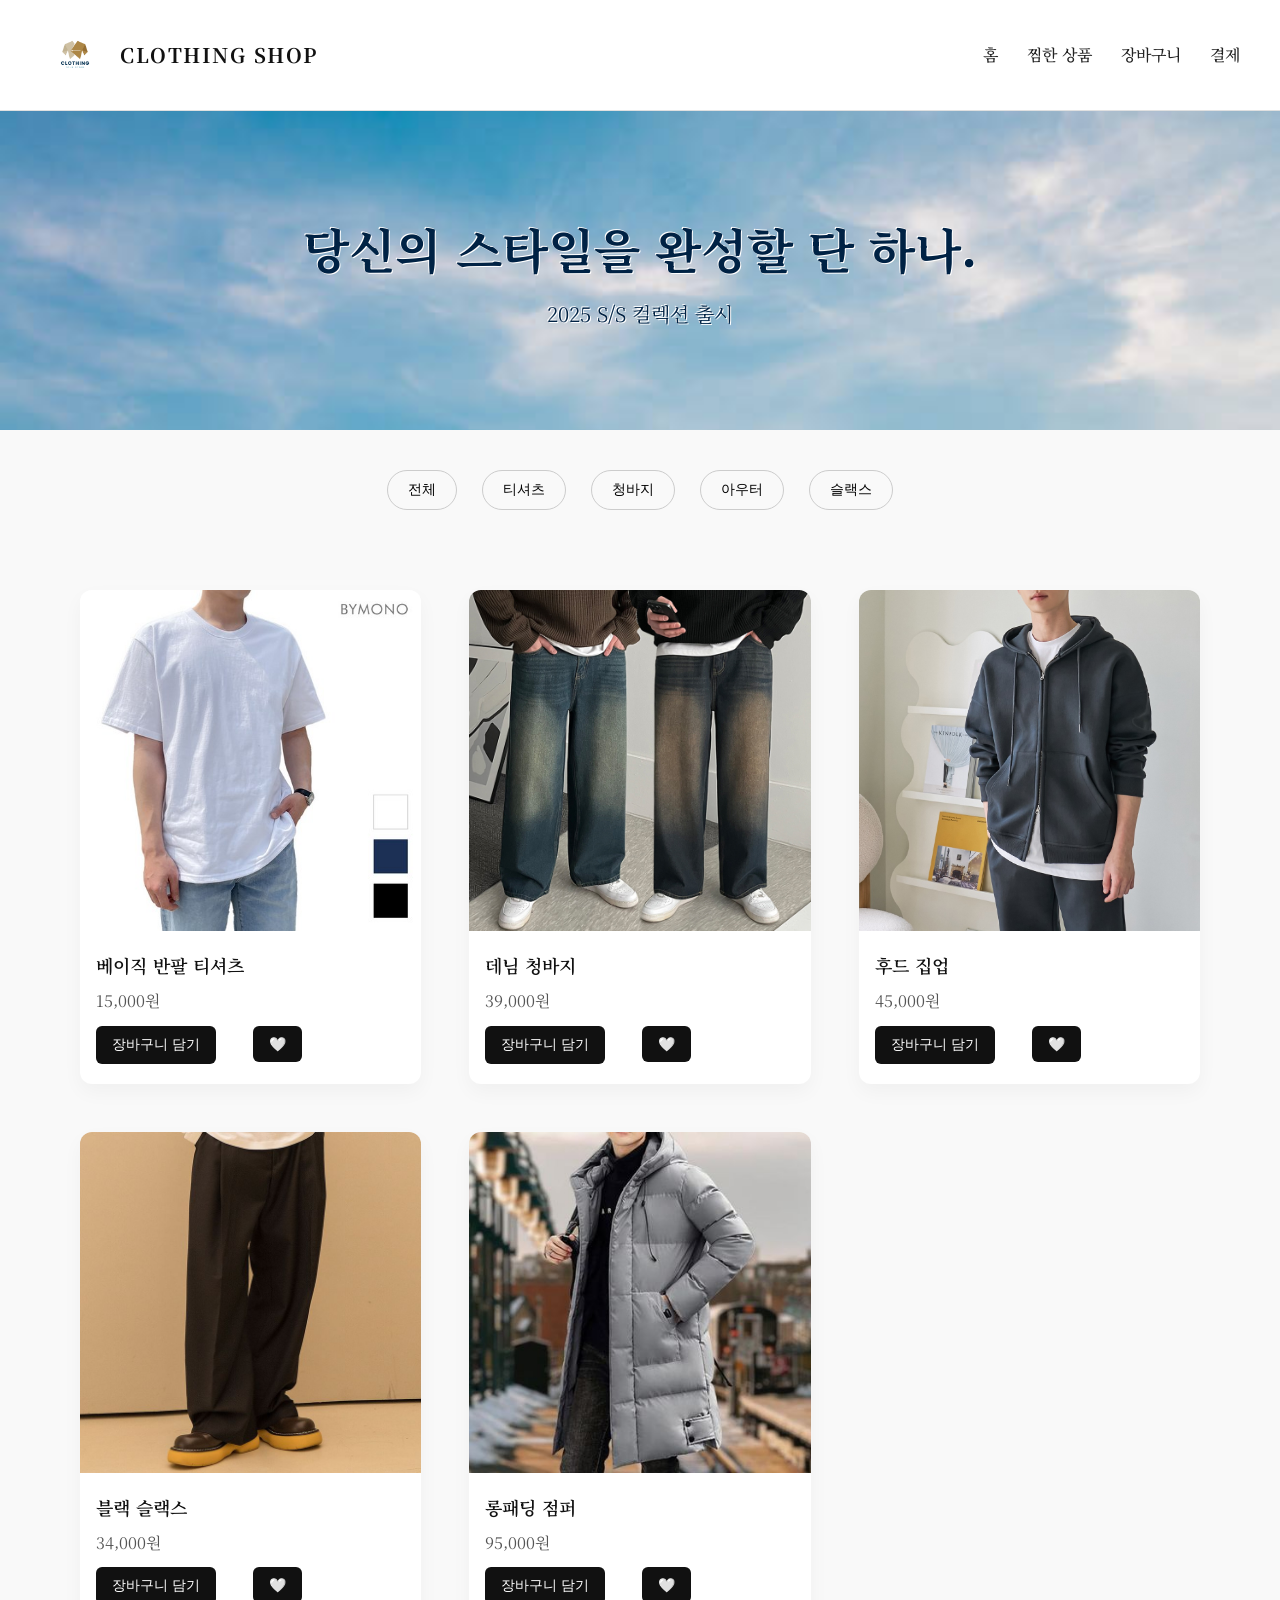
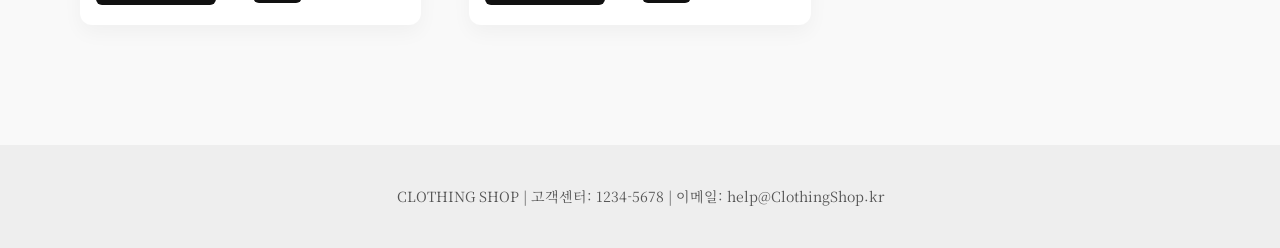
<file: index.html>
<!DOCTYPE html>
<html lang="ko">
<head>
  <meta charset="UTF-8" />
  <title>Mini Shop</title>
  <meta name="viewport" content="width=device-width, initial-scale=1.0" />
  <!-- 기본 스타일과 폰트 설정 -->
  <link rel="stylesheet" href="css/style.css" />
  <link rel="stylesheet" href="css/logo.css">
  <link href="https://fonts.googleapis.com/css2?family=Noto+Serif+KR&display=swap" rel="stylesheet">
</head>
<body>
  <!-- 상단 메뉴바: 로고와 주요 메뉴 링크들을 포함 -->
  <header>
    <div class="logo">
      <img src="img/logo.jpg" alt="Clothing Shop 로고">
      <span>CLOTHING SHOP</span>
    </div>
    <nav>
      <a href="index.html">홈</a>
      <a href="#" onclick="showLikedProducts()">찜한 상품</a>
      <a href="cart.html">장바구니</a>
      <a href="pay.html">결제</a>
    </nav>
  </header>

  <!-- 첫 화면에 보이는 홍보용 배너 부분 -->
  <section class="hero" id="hero">
    <h1>당신의 스타일을 완성할 단 하나.</h1>
    <p>2025 S/S 컬렉션 출시</p>
  </section>

  <!-- 카테고리 필터 버튼들 (티셔츠, 청바지 등 선택 가능) -->
  <section class="filters" id="filters">
    <button onclick="filterCategory('all')">전체</button>
    <button onclick="filterCategory('티셔츠')">티셔츠</button>
    <button onclick="filterCategory('청바지')">청바지</button>
    <button onclick="filterCategory('아우터')">아우터</button>
    <button onclick="filterCategory('슬랙스')">슬랙스</button>
  </section>

  <!-- JS로 생성되는 상품 카드들이 표시되는 메인 영역 -->
  <main>
    <section class="product-grid" id="product-list">
      <!-- 자바스크립트에서 상품 목록을 동적으로 생성 -->
    </section>
  </main>

  <!-- 사이트 하단 정보 표시 (고객센터, 이메일 등) -->
  <footer>
    <p> CLOTHING SHOP | 고객센터: 1234-5678 | 이메일: help@ClothingShop.kr</p>
  </footer>

  <!-- 자바스크립트 파일 연결 -->
  <script src="js/script.js"></script>
</body>
</html>
</file>
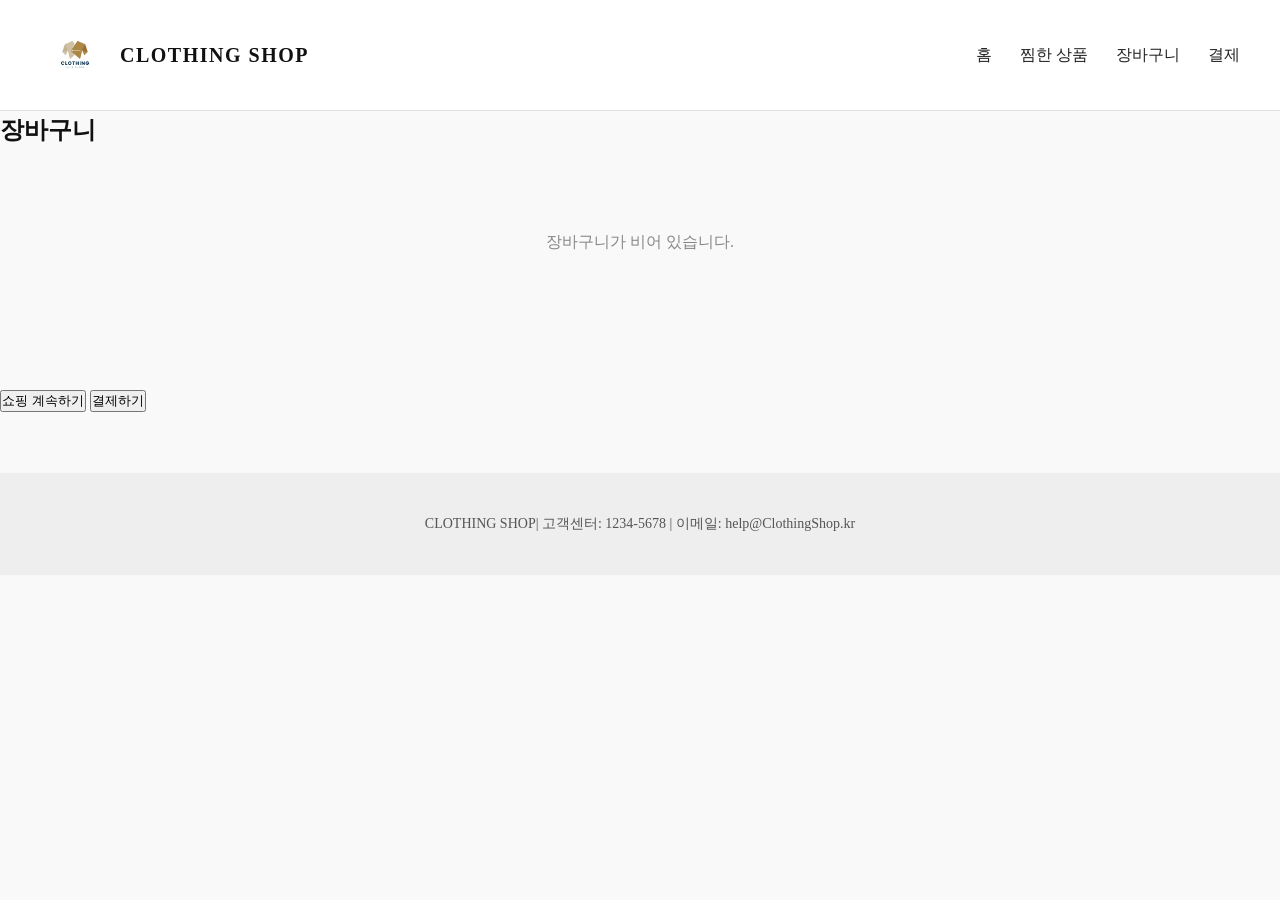
<file: cart.html>
<!DOCTYPE html>
<html lang="ko">
<head>
  <meta charset="UTF-8">
  <meta name="viewport" content="width=device-width, initial-scale=1.0">
  <title>장바구니 - Mini Shop</title>
  <!-- 스타일시트 불러오기 -->
  <link rel="stylesheet" href="css/style.css">
  <link rel="stylesheet" href="css/logo.css">
</head>
<body>
  <!-- 상단 네비게이션 영역 -->
  <header>
    <div class="logo">
      <img src="img/logo.jpg" alt="Clothing Shop 로고">
      <span>CLOTHING SHOP</span>
    </div>
    <nav>
      <a href="index.html">홈</a>
      <a href="#" onclick="location.href='index.html#liked';">찜한 상품</a>
      <a href="cart.html">장바구니</a>
      <a href="pay.html">결제</a>
    </nav>
  </header>

  <!-- 장바구니 본문 영역 -->
  <main>
    <h2>장바구니</h2>
    <div id="cart-items"></div>
    <p id="total-price"></p>

    <!-- 장바구니 버튼 (쇼핑 계속 / 결제하기) -->
    <div class="cart-actions">
      <button onclick="location.href='index.html'">쇼핑 계속하기</button>
      <button onclick="location.href='pay.html'">결제하기</button>
    </div>
  </main>

  <!-- 하단 정보 영역 -->
  <footer>
    <p> CLOTHING SHOP| 고객센터: 1234-5678 | 이메일: help@ClothingShop.kr</p>
  </footer>

  <!-- 장바구니 동작 스크립트 연결 -->
  <script src="js/cart.js"></script>
</body>
</html>
</file>
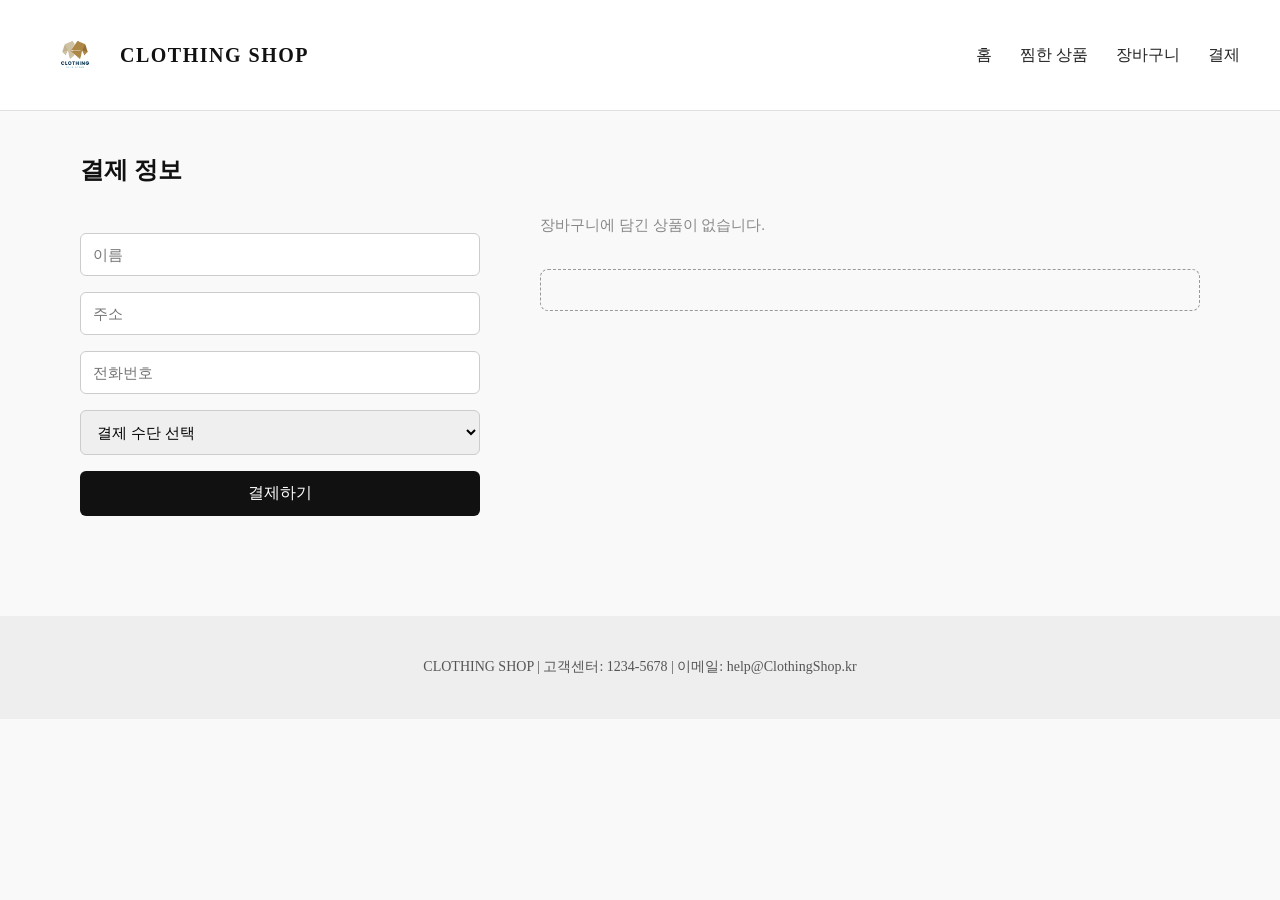
<file: pay.html>
<!DOCTYPE html>
<html lang="ko">
<head>
  <meta charset="UTF-8">
  <meta name="viewport" content="width=device-width, initial-scale=1.0">
  <title>결제 - Mini Shop</title>
  <!-- 스타일시트 불러오기 -->
  <link rel="stylesheet" href="css/style.css">
  <link rel="stylesheet" href="css/pay.css">
  <link rel="stylesheet" href="css/logo.css">
</head>
<body>
  <!-- 상단 헤더 영역 -->
  <header>
    <div class="logo">
      <img src="img/logo.jpg" alt="Clothing Shop 로고">
      <span>CLOTHING SHOP</span>
    </div>
    <nav>
      <a href="index.html">홈</a>
      <a href="#" onclick="location.href='index.html#liked';">찜한 상품</a>
      <a href="cart.html">장바구니</a>
      <a href="pay.html">결제</a>
    </nav>
  </header>

  <!-- 결제 입력 및 요약 영역 -->
  <main style="padding: 40px 80px;">
    <h2 style="margin-bottom: 24px;">결제 정보</h2>

    <div class="pay-layout">
      <!-- 사용자 정보 입력 폼 -->
      <form id="checkout-form" style="margin-top: 20px; display: flex; flex-direction: column; gap: 16px; max-width: 400px;">
        <input type="text" placeholder="이름" required>
        <input type="text" placeholder="주소" required>
        <input type="tel" placeholder="전화번호" required>
        <select required>
          <option value="">결제 수단 선택</option>
          <option value="card">신용카드</option>
          <option value="bank">무통장입금</option>
          <option value="kakaopay">카카오페이</option>
        </select>
        <button type="submit">결제하기</button>
      </form>

      <!-- 결제 요약 및 영수증 출력 -->
      <div class="summary-box">
        <div id="order-summary"></div>
        <div id="receipt-box"></div>
      </div>
    </div>
  </main>

  <!-- 하단 정보 표시 -->
  <footer>
    <p> CLOTHING SHOP | 고객센터: 1234-5678 | 이메일: help@ClothingShop.kr</p>
  </footer>

  <!-- 결제 스크립트 연결 -->
  <script src="js/pay.js"></script>
</body>
</html>
</file>
<file: css/style.css>
/* 기본 설정 및 공통 스타일 */
* {
  margin: 0;
  padding: 0;
  box-sizing: border-box;
}

body {
  font-family: 'Noto Serif KR', serif;
  background-color: #f9f9f9;
  color: #111;
  line-height: 1.6;
}


/* 헤더 및 네비게이션 바 */
header {
  display: flex;
  justify-content: space-between;
  align-items: center;
  padding: 20px 40px;
  background-color: #fff;
  border-bottom: 1px solid #e0e0e0;
  position: sticky;
  top: 0;
  z-index: 100;
}

header .logo {
  font-size: 28px;
  font-weight: bold;
  letter-spacing: 1.5px;
}

.logo img {
  height: 70px;
  vertical-align: middle;
}

nav a {
  margin-left: 24px;
  text-decoration: none;
  color: #222;
  font-weight: 500;
  position: relative;
  transition: color 0.3s;
}

nav a:hover {
  color: #888;
}


/* 메인 배너 영역 (Hero) */
.hero {
  text-align: center;
  padding: 100px 20px;
  background: url('../img/hero1.jpg') no-repeat center/cover;
  color: #002244;
  text-shadow: 1px 1px 0 white, -1px -1px 0 white;
}

.hero h1 {
  font-size: 48px;
  margin-bottom: 10px;
}

.hero p {
  font-size: 20px;
}

/* 카테고리 필터 버튼 */
.filters {
  text-align: center;
  margin: 40px 0 20px;
}

.filters button {
  margin: 0 10px;
  padding: 10px 20px;
  background: none;
  border: 1px solid #ccc;
  border-radius: 20px;
  font-size: 14px;
  cursor: pointer;
  transition: all 0.2s ease;
}

.filters button:hover {
  background-color: #111;
  color: white;
}


/* 상품 목록 그리드 */
.product-grid,
.product-list,
.category-content,
.liked-products {
  display: grid;
  grid-template-columns: repeat(auto-fit, minmax(260px, 1fr));
  gap: 48px;
  padding: 60px 80px;
  justify-items: center;
}


/* 상품 카드 디자인 */
.product-card {
  background-color: #fff;
  box-shadow: 0 8px 20px rgba(0, 0, 0, 0.04);
  transition: transform 0.3s ease, box-shadow 0.3s ease;
  border-radius: 12px;
  overflow: hidden;
}

.product-card:hover {
  transform: translateY(-4px);
  box-shadow: 0 12px 24px rgba(0, 0, 0, 0.08);
}

.product-card img {
  width: 100%;
  height: auto;
  display: block;
  transition: transform 0.3s ease;
}

.product-card:hover img {
  transform: scale(1.05);
}

.product-card h3 {
  font-size: 18px;
  margin: 20px 16px 8px;
  font-weight: 600;
}

.product-card p {
  font-size: 16px;
  margin: 0 16px 12px;
  color: #555;
}

.product-card button {
  margin: 0 16px 20px 16px;
  padding: 10px 16px;
  background-color: #111;
  color: #fff;
  border: none;
  border-radius: 6px;
  font-size: 14px;
  cursor: pointer;
  transition: background-color 0.2s ease;
}

.product-card button:hover {
  background-color: #333;
}


/* 찜 버튼 스타일 */
.like-btn {
  background: none;
  border: none;
  font-size: 20px;
  color: #bbb;
  cursor: pointer;
  margin-left: 8px;
  transition: color 0.2s ease;
}

.like-btn.liked {
  color: red;
}


/* 장바구니 관련 스타일 */
#cart-items {
  padding: 40px 80px;
  display: grid;
  grid-template-columns: repeat(auto-fit, minmax(300px, 1fr));
  gap: 32px;
}

#cart-items .product-card {
  background-color: #fff;
  border-radius: 12px;
  box-shadow: 0 6px 16px rgba(0, 0, 0, 0.05);
  padding: 16px;
  display: flex;
  flex-direction: column;
  align-items: center;
}

#cart-items img {
  width: 100%;
  max-width: 240px;
  border-radius: 8px;
  margin-bottom: 12px;
}

#cart-items h3 {
  font-size: 18px;
  margin-bottom: 8px;
}

#cart-items p {
  font-size: 16px;
  margin-bottom: 12px;
}

.cart-buttons {
  display: flex;
  gap: 10px;
  margin-top: 10px;
}

.cart-buttons button {
  padding: 6px 12px;
  background-color: #444;
  color: white;
  border: none;
  border-radius: 4px;
  font-size: 14px;
  cursor: pointer;
}

.cart-buttons button:hover {
  background-color: #222;
}

#total-price {
  margin: 40px 80px;
  font-size: 20px;
  font-weight: bold;
  text-align: right;
}


/* 하단 푸터 영역 */
footer {
  background-color: #eee;
  padding: 40px;
  text-align: center;
  font-size: 14px;
  color: #555;
  margin-top: 60px;
}
</file>
<file: css/logo.css>
/* 로고 컴포넌트 스타일 */
.logo {
  display: flex;
  align-items: center;
  gap: 10px;
}

.logo img {
  height: 70px;
}

.logo span {
  font-size: 20px;
  font-weight: bold;
  color: #111;
}
</file>
<file: css/pay.css>
/* 결제 입력 폼 요소 */
#checkout-form input,
#checkout-form select {
  padding: 12px;
  border: 1px solid #ccc;
  border-radius: 6px;
  font-size: 15px;
}

#checkout-form button {
  background-color: #111;
  color: white;
  padding: 12px;
  border: none;
  border-radius: 6px;
  cursor: pointer;
  font-size: 16px;
  transition: background-color 0.2s ease;
}

#checkout-form button:hover {
  background-color: #333;
}


/* 결제 요약 및 영수증 */
#order-summary p {
  margin-bottom: 8px;
  font-size: 15px;
}

#order-summary strong {
  font-size: 17px;
  color: #222;
}

#receipt-box {
  border: 1px dashed #999;
  background-color: #f9f9f9;
  padding: 20px;
  border-radius: 8px;
}

#receipt-box h4 {
  margin-bottom: 12px;
  font-size: 16px;
}


/* 레이아웃 정렬 */
.pay-layout {
  display: flex;
  gap: 60px;
  align-items: flex-start;
  justify-content: space-between;
}

#checkout-form {
  flex: 1;
}

.summary-box {
  flex: 1;
  display: flex;
  flex-direction: column;
  gap: 24px;
}


/* 결제 내 상품 이미지 (선택 적용) */

.product-card img {
  max-width: 200px;
  height: auto;
  margin: 0 auto 12px;
  display: block;
  border-radius: 6px;
}
</file>
